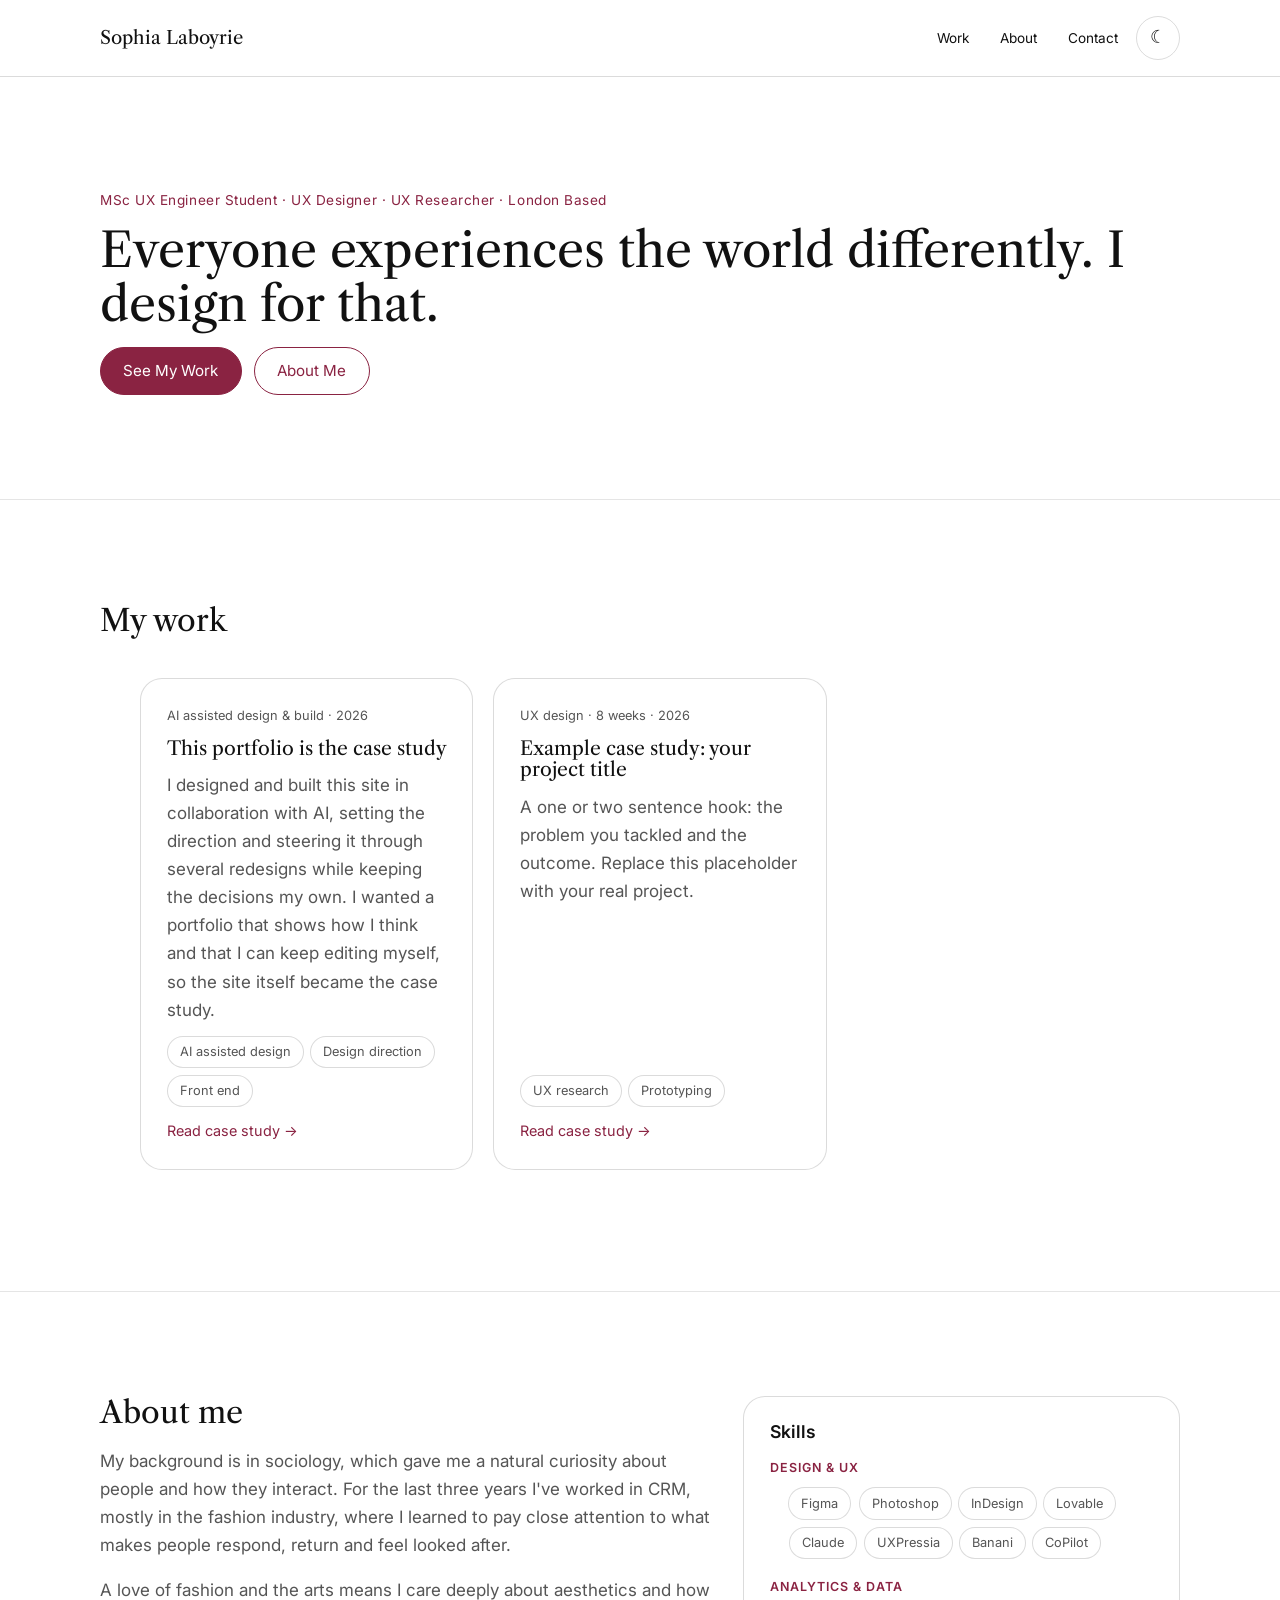
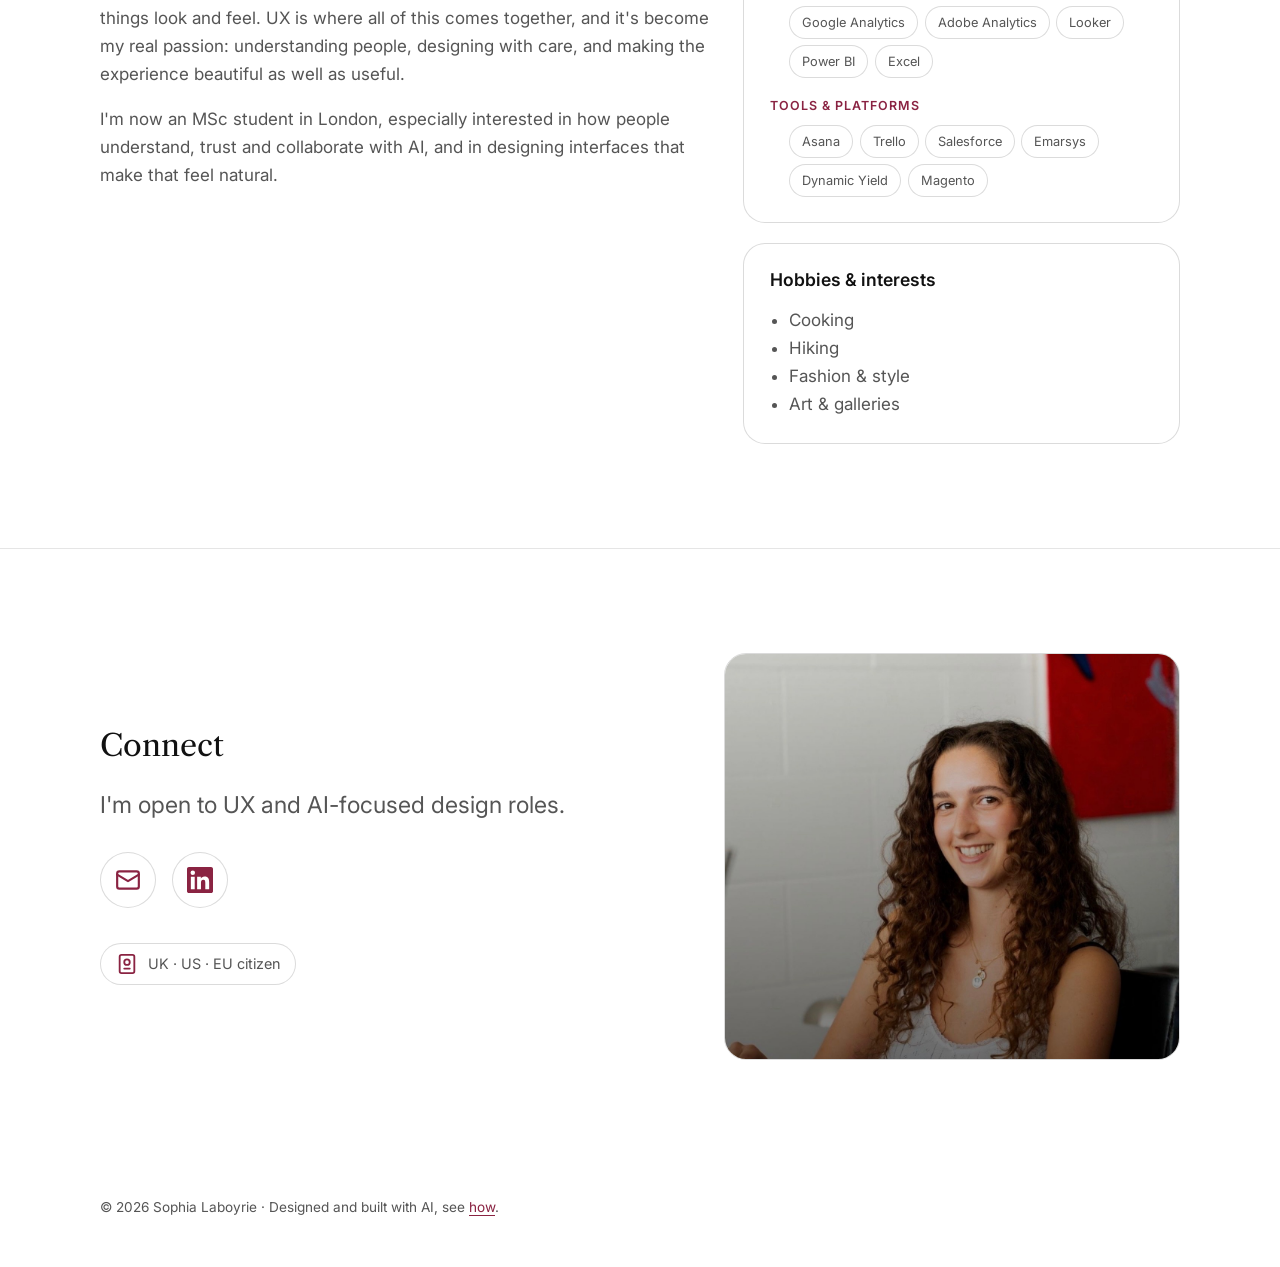
<file: index.html>
<!doctype html>
<html lang="en-GB">
<head>
  <meta charset="utf-8">
  <meta name="viewport" content="width=device-width, initial-scale=1">
  <title>Sophia Laboyrie · UX &amp; AI-focused designer</title>
  <meta name="description" content="Portfolio of Sophia Laboyrie, an MSc student in London designing thoughtful, human-centred experiences, with a focus on AI.">
  <meta name="color-scheme" content="light dark">
  <script>(function(){try{var t=localStorage.getItem('theme');if(t)document.documentElement.setAttribute('data-theme',t);}catch(e){}})();</script>
  <link rel="preconnect" href="https://fonts.googleapis.com">
  <link rel="preconnect" href="https://fonts.gstatic.com" crossorigin>
  <link rel="stylesheet" href="https://fonts.googleapis.com/css2?family=Inter:wght@400;500;600&family=Libre+Caslon+Text:ital,wght@0,400;0,700;1,400&display=swap">
  <link rel="stylesheet" href="css/styles.css?v=b2">
</head>
<body>
  <a class="skip-link" href="#main">Skip to content</a>
  <div class="blobs" aria-hidden="true"><span class="blob blob--a"></span><span class="blob blob--b"></span><span class="blob blob--c"></span></div>

  <header class="site-header">
    <div class="wrap">
      <a class="brand" href="#top">Sophia Laboyrie</a>
      <nav class="nav" aria-label="Main">
        <a href="#work">Work</a>
        <a href="#about">About</a>
        <a href="#contact">Contact</a>
        <button id="theme-toggle" class="theme-toggle" type="button" aria-label="Switch to dark mode" aria-pressed="false">☾</button>
      </nav>
    </div>
  </header>

  <main id="main">
    <section class="hero" id="top" aria-labelledby="hero-title">
      <div class="wrap">
        <p class="eyebrow reveal" style="transition-delay:0s">MSc UX Engineer Student · UX Designer · UX Researcher · London Based</p>
        <h1 id="hero-title" class="hero-title reveal" style="transition-delay:0.08s">Everyone experiences the world differently. I design for that.</h1>
        <div class="btn-row reveal" style="transition-delay:0.32s">
          <a class="btn btn--solid" href="#work">See My Work</a>
          <a class="btn" href="#about">About Me</a>
        </div>
      </div>
    </section>

    <section id="work" aria-labelledby="work-title">
      <div class="wrap">
        <h2 id="work-title" class="reveal">My work</h2>
        <ul class="cards" id="case-list">
          <li class="card card--lilac"><h3>Loading case studies…</h3><p>If this message stays, JavaScript may be switched off in your browser.</p></li>
        </ul>
      </div>
    </section>

    <section id="about" aria-labelledby="about-title">
      <div class="wrap about-grid">
        <div class="reveal">
          <h2 id="about-title">About me</h2>
          <p>My background is in sociology, which gave me a natural curiosity about people and how they interact. For the last three years I've worked in CRM, mostly in the fashion industry, where I learned to pay close attention to what makes people respond, return and feel looked after.</p>
          <p>A love of fashion and the arts means I care deeply about aesthetics and how things look and feel. UX is where all of this comes together, and it's become my real passion: understanding people, designing with care, and making the experience beautiful as well as useful.</p>
          <p>I'm now an MSc student in London, especially interested in how people understand, trust and collaborate with AI, and in designing interfaces that make that feel natural.</p>
        </div>
        <div class="panel-stack">
          <div class="panel reveal">
            <h3>Skills</h3>
            <div class="tool-group">
              <p class="tool-label">Design &amp; UX</p>
              <ul class="chips">
                <li class="tag">Figma</li>
                <li class="tag">Photoshop</li>
                <li class="tag">InDesign</li>
                <li class="tag">Lovable</li>
                <li class="tag">Claude</li>
                <li class="tag">UXPressia</li>
                <li class="tag">Banani</li>
                <li class="tag">CoPilot</li>
              </ul>
            </div>
            <div class="tool-group">
              <p class="tool-label">Analytics &amp; data</p>
              <ul class="chips">
                <li class="tag">Google Analytics</li>
                <li class="tag">Adobe Analytics</li>
                <li class="tag">Looker</li>
                <li class="tag">Power BI</li>
                <li class="tag">Excel</li>
              </ul>
            </div>
            <div class="tool-group">
              <p class="tool-label">Tools &amp; platforms</p>
              <ul class="chips">
                <li class="tag">Asana</li>
                <li class="tag">Trello</li>
                <li class="tag">Salesforce</li>
                <li class="tag">Emarsys</li>
                <li class="tag">Dynamic Yield</li>
                <li class="tag">Magento</li>
              </ul>
            </div>
          </div>
          <div class="panel reveal">
            <h3>Hobbies &amp; interests</h3>
            <ul>
              <li>Cooking</li>
              <li>Hiking</li>
              <li>Fashion &amp; style</li>
              <li>Art &amp; galleries</li>
            </ul>
          </div>
        </div>
      </div>
    </section>

    <section id="contact" aria-labelledby="contact-title">
      <div class="wrap reveal connect-grid">
        <div>
        <h2 id="contact-title">Connect</h2>
        <p class="lede">I'm open to UX and AI-focused design roles.</p>
        <ul class="contact-icons">
          <li><a class="icon-link" href="mailto:laboyriesophia@gmail.com" aria-label="Email Sophia">
            <svg viewBox="0 0 24 24" fill="none" stroke="currentColor" stroke-width="2" stroke-linecap="round" stroke-linejoin="round" aria-hidden="true"><rect x="2" y="4" width="20" height="16" rx="2"/><path d="m2 7 10 6 10-6"/></svg>
          </a></li>
          <li><a class="icon-link" href="https://www.linkedin.com/in/sophia-laboyrie-0b6005216/" target="_blank" rel="noopener noreferrer" aria-label="Sophia on LinkedIn (opens in a new tab)">
            <svg viewBox="0 0 24 24" fill="currentColor" aria-hidden="true"><path d="M20.45 20.45h-3.56v-5.57c0-1.33-.02-3.04-1.85-3.04-1.85 0-2.14 1.45-2.14 2.94v5.67H9.35V9h3.42v1.56h.05c.48-.9 1.64-1.85 3.37-1.85 3.6 0 4.27 2.37 4.27 5.46v6.28zM5.34 7.43a2.07 2.07 0 1 1 0-4.14 2.07 2.07 0 0 1 0 4.14zM7.12 20.45H3.56V9h3.56v11.45zM22.22 0H1.77C.79 0 0 .77 0 1.73v20.54C0 23.23.79 24 1.77 24h20.45c.98 0 1.78-.77 1.78-1.73V1.73C24 .77 23.2 0 22.22 0z"/></svg>
          </a></li>
        </ul>
        <p class="citizenship">
          <svg viewBox="0 0 24 24" fill="none" stroke="currentColor" stroke-width="2" stroke-linecap="round" stroke-linejoin="round" aria-hidden="true"><rect x="4" y="2" width="16" height="20" rx="2"/><circle cx="12" cy="10" r="3"/><path d="M9 17h6"/></svg>
          <span>UK · US · EU citizen</span>
        </p>
        </div>
        <div class="photo-card">
          <img class="connect-photo" src="images/sophia.jpg" alt="Sophia Laboyrie smiling" onerror="this.closest('.photo-card').style.display='none'">
          <div class="photo-overlay">
            <p class="photo-name">Sophia Laboyrie</p>
            <a href="mailto:laboyriesophia@gmail.com">laboyriesophia@gmail.com</a>
            <a href="https://www.linkedin.com/in/sophia-laboyrie-0b6005216/" target="_blank" rel="noopener noreferrer">LinkedIn ↗</a>
          </div>
        </div>
      </div>
    </section>
  </main>

  <footer>
    <div class="wrap">© <span id="year">2026</span> Sophia Laboyrie · Designed and built with AI, see <a href="case-study.html?slug=building-this-portfolio">how</a>.</div>
  </footer>

  <script src="js/theme.js?v=2"></script>
  <script src="js/case-studies.js?v=8"></script>
  <script src="js/main.js?v=4"></script>
</body>
</html>
</file>
<file: css/styles.css>
/* Soft Gradient Studio — Sophia Laboyrie portfolio */
:root {
  --bg: #ffffff;              /* editorial white */
  --ink: #111111;
  --ink-soft: #555555;
  --line: rgba(0, 0, 0, 0.14);
  --glass: #ffffff;
  --accent: #8a2342;          /* crimson accent */
  --rule: rgba(0, 0, 0, 0.1);  /* faint section divider */
  /* case study cards — white with a hairline border */
  --lilac: #ffffff;
  --peach: #ffffff;
  --mint: #ffffff;
  --sky: #ffffff;
  --radius: 22px;
  --font-head: "Libre Caslon Text", Georgia, "Times New Roman", serif;
  --font-body: "Inter", system-ui, -apple-system, "Segoe UI", Roboto, sans-serif;
  --font-mono: "Inter", system-ui, -apple-system, "Segoe UI", Roboto, sans-serif;
  --max: 1080px;
}

/* Dark theme values, used by both the system setting and the manual toggle */
@media (prefers-color-scheme: dark) {
  :root:not([data-theme="light"]) {
    --bg: #121212;
    --ink: #f4f4f4;
    --ink-soft: #b2b2b2;
    --line: rgba(255, 255, 255, 0.16);
    --glass: #1c1c1c;
    --accent: #ef93a7;
    --rule: rgba(255, 255, 255, 0.12);
    --lilac: #1c1c1c;
    --peach: #1c1c1c;
    --mint: #1c1c1c;
    --sky: #1c1c1c;
  }
}
:root[data-theme="dark"] {
  --bg: #121212;
  --ink: #f4f4f4;
  --ink-soft: #b2b2b2;
  --line: rgba(255, 255, 255, 0.16);
  --glass: #1c1c1c;
  --accent: #ef93a7;
  --rule: rgba(255, 255, 255, 0.12);
  --lilac: #1c1c1c;
  --peach: #1c1c1c;
  --mint: #1c1c1c;
  --sky: #1c1c1c;
}

*, *::before, *::after { box-sizing: border-box; }
html { scroll-behavior: smooth; -webkit-text-size-adjust: 100%; }
body {
  margin: 0;
  background: var(--bg);
  color: var(--ink-soft);
  font-family: var(--font-body);
  font-size: 1.0625rem;
  line-height: 1.65;
  overflow-x: hidden;
}
img { max-width: 100%; height: auto; display: block; }
a { color: var(--accent); text-underline-offset: 0.2em; }
a:hover { text-decoration-thickness: 2px; }
:focus-visible { outline: 3px solid var(--accent); outline-offset: 3px; border-radius: 6px; }

.skip-link {
  position: absolute; left: 1rem; top: -4rem; z-index: 100;
  background: var(--ink); color: var(--bg); padding: 0.6rem 1rem; border-radius: 10px;
}
.skip-link:focus { top: 1rem; }

/* Background is a solid colour now — decorative blobs are hidden */
.blobs { display: none; }

.wrap { width: min(var(--max), 100% - 2.5rem); margin-inline: auto; }

/* Header */
.site-header { position: sticky; top: 0; z-index: 50; padding: 0.75rem 0; background: var(--bg); border-bottom: 1px solid var(--line); }
.site-header .wrap {
  display: flex; align-items: center; justify-content: space-between; gap: 1rem;
  background: transparent; border: none; padding: 0.25rem 0;
}
.brand { font-family: var(--font-head); font-weight: 400; font-size: 1.15rem; color: var(--ink); text-decoration: none; }
.nav { display: flex; gap: 0.25rem; flex-wrap: wrap; }
.nav a {
  font-family: var(--font-mono); font-size: 0.85rem; color: var(--ink); text-decoration: none;
  padding: 0.5rem 0.85rem; border-radius: 999px; min-height: 44px; display: inline-flex; align-items: center;
  color: var(--ink); transition: transform 0.2s ease, background 0.2s ease, color 0.2s ease;
}
.nav a:hover { background: #8a2342; color: #fff; transform: translateY(-2px) scale(1.05); }
.theme-toggle {
  font-size: 1.1rem; line-height: 1; cursor: pointer;
  width: 44px; height: 44px; border-radius: 999px;
  background: transparent; border: 1px solid var(--line); color: var(--ink);
  display: inline-flex; align-items: center; justify-content: center;
  transition: transform 0.2s ease, box-shadow 0.2s ease, background 0.2s ease, color 0.2s ease;
}
.theme-toggle:hover { background: #8a2342; color: #fff; border-color: #8a2342; transform: translateY(-2px) scale(1.08); box-shadow: 0 8px 18px -8px rgba(0, 0, 0, 0.2); }
@media (prefers-reduced-motion: reduce) { .theme-toggle { transition: none; } .theme-toggle:hover { transform: none; box-shadow: none; } }

/* Sections */
section { padding: clamp(3.5rem, 9vw, 6.5rem) 0; }
main > section + section { border-top: 1px solid var(--rule); }
.eyebrow { font-family: var(--font-mono); font-size: 0.85rem; color: var(--accent); letter-spacing: 0.04em; margin: 0 0 0.75rem; }
h1, h2, h3 { font-family: var(--font-head); font-weight: 400; line-height: 1.12; margin: 0 0 1rem; letter-spacing: 0; color: var(--ink); }
h1 { font-size: clamp(1.9rem, 4.6vw, 3rem); }
h2 { font-size: clamp(1.4rem, 3vw, 1.9rem); }
h3 { font-size: 1.2rem; }
.lede { font-size: clamp(1.15rem, 2.6vw, 1.45rem); color: var(--ink-soft); max-width: 40rem; }
.grad-text { color: var(--accent); }

/* Hero */
.hero { padding-top: clamp(3rem, 10vw, 7rem); }
.hero-title { color: var(--ink); }
.chips { display: flex; flex-wrap: wrap; gap: 0.5rem; margin: 1.5rem 0 2rem; padding: 0; list-style: none; }
.chip, .tag {
  font-family: var(--font-mono); font-size: 0.8rem; padding: 0.3rem 0.75rem; border-radius: 999px;
  background: var(--glass); border: 1px solid var(--line);
  transition: transform 0.2s ease, box-shadow 0.2s ease, background 0.2s ease;
}
.chip:hover, .tag:hover {
  transform: translateY(-3px) scale(1.06);
  box-shadow: 0 8px 18px -8px rgba(138, 35, 66, 0.4);
}
.btn-row { display: flex; flex-wrap: wrap; gap: 0.75rem; }
.btn {
  display: inline-flex; align-items: center; min-height: 48px; padding: 0 1.4rem; border-radius: 999px;
  font-family: var(--font-mono); font-size: 0.95rem; text-decoration: none; border: 1.5px solid var(--accent);
  color: var(--accent); transition: transform 0.2s, background 0.2s;
}
.btn--solid { background: #8a2342; color: #fff; border-color: #8a2342; }
.btn:hover { transform: translateY(-3px) scale(1.04); box-shadow: 0 10px 22px -10px rgba(138, 35, 66, 0.5); }

/* Cards */
.cards { display: grid; gap: 1.25rem; grid-template-columns: repeat(auto-fill, minmax(min(100%, 300px), 1fr)); margin-top: 2.5rem; }
.card {
  position: relative; display: flex; flex-direction: column; gap: 0.75rem; padding: 1.6rem;
  border-radius: var(--radius); border: 1px solid var(--line); background: var(--tint, var(--peach));
  transition: transform 0.25s ease, box-shadow 0.25s ease;
}
.card--lilac { --tint: var(--lilac); } .card--peach { --tint: var(--peach); }
.card--mint { --tint: var(--mint); }   .card--sky { --tint: var(--sky); }
.card:hover, .card:focus-within { transform: translateY(-8px) scale(1.02); box-shadow: 0 22px 46px -18px rgba(138, 35, 66, 0.38); }
.card h3 { margin: 0; }
.card h3 a { color: inherit; text-decoration: none; }
.card h3 a::after { content: ""; position: absolute; inset: 0; border-radius: inherit; } /* whole card clickable */
.card p { margin: 0; color: var(--ink-soft); }
.card .tags { display: flex; flex-wrap: wrap; gap: 0.4rem; margin-top: auto; padding: 0; list-style: none; }
.card .meta { font-family: var(--font-mono); font-size: 0.8rem; color: var(--ink-soft); }
.card .more { font-family: var(--font-mono); font-size: 0.9rem; color: var(--accent); }

/* About / contact */
.about-grid { display: grid; gap: 2rem; }
@media (min-width: 800px) { .about-grid { grid-template-columns: 1.4fr 1fr; align-items: start; } }
.panel-stack { display: grid; gap: 1.25rem; align-content: start; }
.tool-group { margin-top: 1.1rem; }
.tool-group:first-of-type { margin-top: 0; }
.tool-label { font-family: var(--font-body); font-size: 0.78rem; font-weight: 600; text-transform: uppercase; letter-spacing: 0.08em; color: var(--accent); margin: 0 0 0.55rem; }
.tool-group .chips { gap: 0.4rem; margin: 0; }
.tool-group .tag { background: var(--bg); }
.panel { padding: 1.6rem; border-radius: var(--radius); border: 1px solid var(--line); background: var(--glass); backdrop-filter: blur(14px); -webkit-backdrop-filter: blur(14px); }
.panel h3 { font-size: 1.1rem; font-family: var(--font-mono); font-weight: 600; }
.panel ul { margin: 0; padding-left: 1.2rem; }
.contact-links { display: grid; gap: 0.75rem; margin-top: 1.5rem; padding: 0; list-style: none; }
.connect-grid { display: grid; gap: 2rem; }
@media (min-width: 760px) { .connect-grid { grid-template-columns: 1.3fr 1fr; align-items: center; } }
.photo-card { position: relative; border-radius: var(--radius); overflow: hidden; border: 1px solid var(--line); }
.connect-photo { display: block; width: 100%; object-fit: cover; }
.photo-overlay {
  position: absolute; inset: 0; background: #8a2342; color: #fff;
  display: flex; flex-direction: column; justify-content: center; gap: 0.7rem; padding: 2rem;
  opacity: 0; pointer-events: none; transition: opacity 0.3s ease;
}
.photo-card:hover .photo-overlay,
.photo-card:focus-within .photo-overlay,
.photo-card.show .photo-overlay { opacity: 1; pointer-events: auto; }
.photo-name { font-family: var(--font-head); font-size: 1.5rem; font-weight: 700; margin: 0 0 0.3rem; }
.photo-overlay a { color: #fff; text-decoration: none; border-bottom: 1px solid rgba(255,255,255,0.4); width: fit-content; padding-bottom: 2px; }
.photo-overlay a:hover { border-bottom-color: #fff; }
@media (prefers-reduced-motion: reduce) { .photo-overlay { transition: none; } }
.contact-icons { display: flex; flex-wrap: wrap; gap: 1rem; margin-top: 1.75rem; padding: 0; list-style: none; }
.icon-link {
  width: 56px; height: 56px; border-radius: 999px;
  display: inline-flex; align-items: center; justify-content: center;
  background: var(--glass); border: 1px solid var(--line); color: var(--accent);
  transition: transform 0.2s ease, box-shadow 0.2s ease, background 0.2s ease;
}
.icon-link svg { width: 26px; height: 26px; }
.icon-link:hover { transform: translateY(-4px) scale(1.08); background: var(--peach); box-shadow: 0 10px 22px -10px rgba(138, 35, 66, 0.5); }
.citizenship {
  display: inline-flex; align-items: center; gap: 0.6rem; margin: 1.1rem 0 0;
  font-family: var(--font-mono); font-size: 0.9rem; color: var(--ink-soft);
  background: var(--glass); border: 1px solid var(--line); border-radius: 999px; padding: 0.5rem 0.95rem;
}
.citizenship svg { width: 22px; height: 22px; color: var(--accent); flex: none; }
.big-link { font-family: var(--font-head); font-size: clamp(1.4rem, 4.5vw, 2.4rem); font-weight: 700; word-break: break-word;
  display: inline-block; transition: transform 0.2s ease, color 0.2s ease; }
.big-link:hover { transform: translateX(6px); color: var(--accent); }

footer { padding: 2rem 0 3rem; font-family: var(--font-mono); font-size: 0.85rem; color: var(--ink-soft); }

/* Case study page */
.cs-hero { padding-top: clamp(2.5rem, 7vw, 5rem); padding-bottom: 1rem; }
.back { font-family: var(--font-mono); font-size: 0.9rem; display: inline-block; margin-bottom: 1.5rem; }
.facts { display: grid; gap: 1rem; grid-template-columns: repeat(auto-fit, minmax(140px, 1fr)); margin: 2rem 0; }
.facts div { padding: 1rem 1.2rem; border-radius: 16px; background: var(--glass); border: 1px solid var(--line);
  transition: transform 0.2s ease, box-shadow 0.2s ease; }
.facts div:hover { transform: translateY(-4px) scale(1.03); box-shadow: 0 10px 22px -12px rgba(138, 35, 66, 0.4); }
.facts dt { font-family: var(--font-mono); font-size: 0.75rem; color: var(--ink-soft); text-transform: uppercase; letter-spacing: 0.06em; }
.facts dd { margin: 0.2rem 0 0; font-weight: 600; }
.cs-body { max-width: 46rem; padding-top: 1rem; }
.cs-tags { text-transform: uppercase; letter-spacing: 0.08em; font-weight: 600; }
.cs-sec { padding: 2.25rem 0; border-top: 1px solid var(--line); }
.cs-sec:first-child { border-top: 0; }
.cs-sec-num {
  font-family: var(--font-body); font-size: 0.8rem; font-weight: 600;
  letter-spacing: 0.1em; text-transform: uppercase; color: var(--accent); margin: 0 0 0.6rem;
}
.cs-sec h2 { font-size: clamp(1.5rem, 3.4vw, 2.05rem); max-width: 20ch; margin-bottom: 1.1rem; }
.cs-sec p { margin: 0 0 1rem; }
.cs-sec p:last-child { margin-bottom: 0; }
.cs-hero-img { border-radius: var(--radius); margin: 1rem 0 2rem; border: 1px solid var(--line); }
.next { border-top: 1px solid var(--line); padding: 2.5rem 0; }

/* Scroll reveal (only when JS is on and motion is OK) */
.js .reveal { opacity: 0; transform: translateY(24px); transition: opacity 0.7s ease, transform 0.7s ease; }
.js .reveal.in { opacity: 1; transform: none; }

@media (prefers-reduced-motion: reduce) {
  html { scroll-behavior: auto; }
  .blob { animation: none; }
  .js .reveal { opacity: 1; transform: none; transition: none; }
  .card, .btn, .chip, .tag, .nav a, .facts div, .big-link, .icon-link { transition: none; }
  .card:hover, .card:focus-within, .btn:hover,
  .chip:hover, .tag:hover, .nav a:hover, .facts div:hover, .big-link:hover, .icon-link:hover { transform: none; box-shadow: none; }
}

@media (max-width: 560px) {
  .site-header .wrap { border-radius: 24px; padding: 0.5rem 0.75rem; flex-direction: column; align-items: flex-start; }
}
</file>
